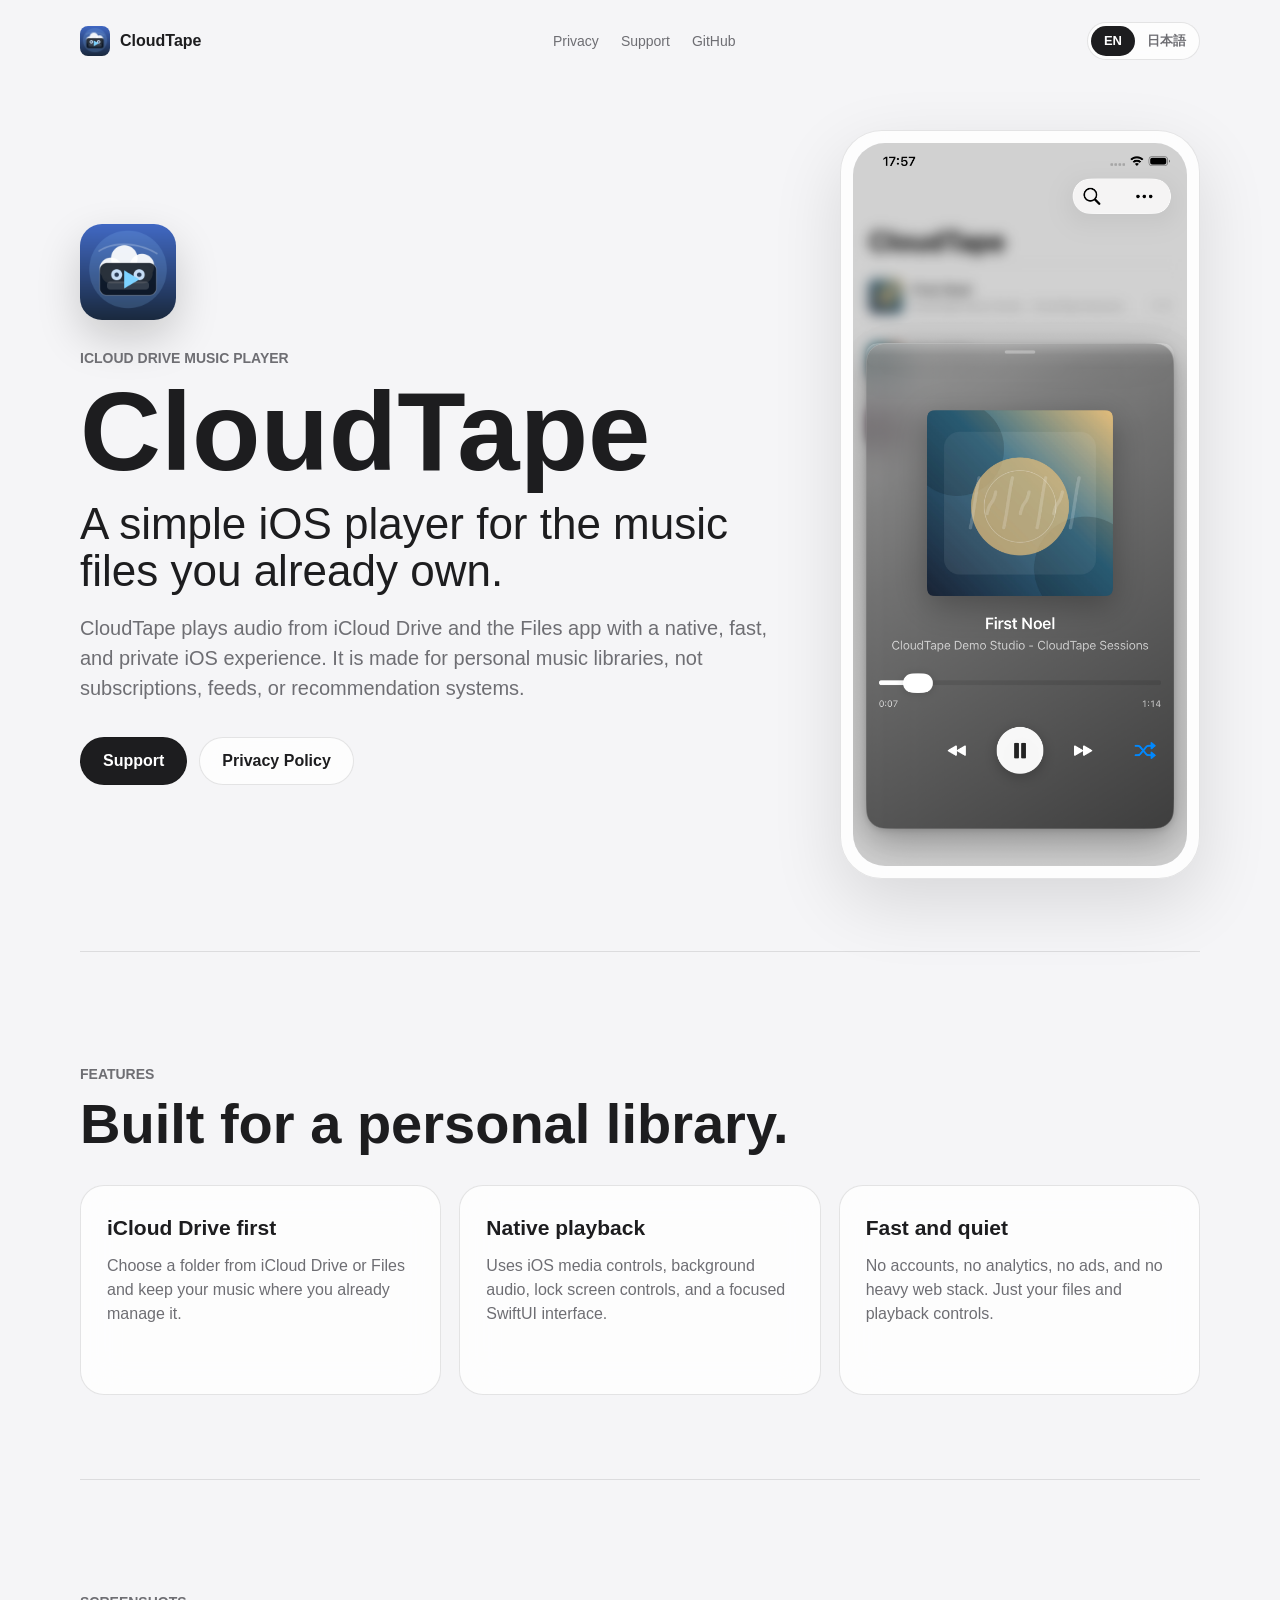
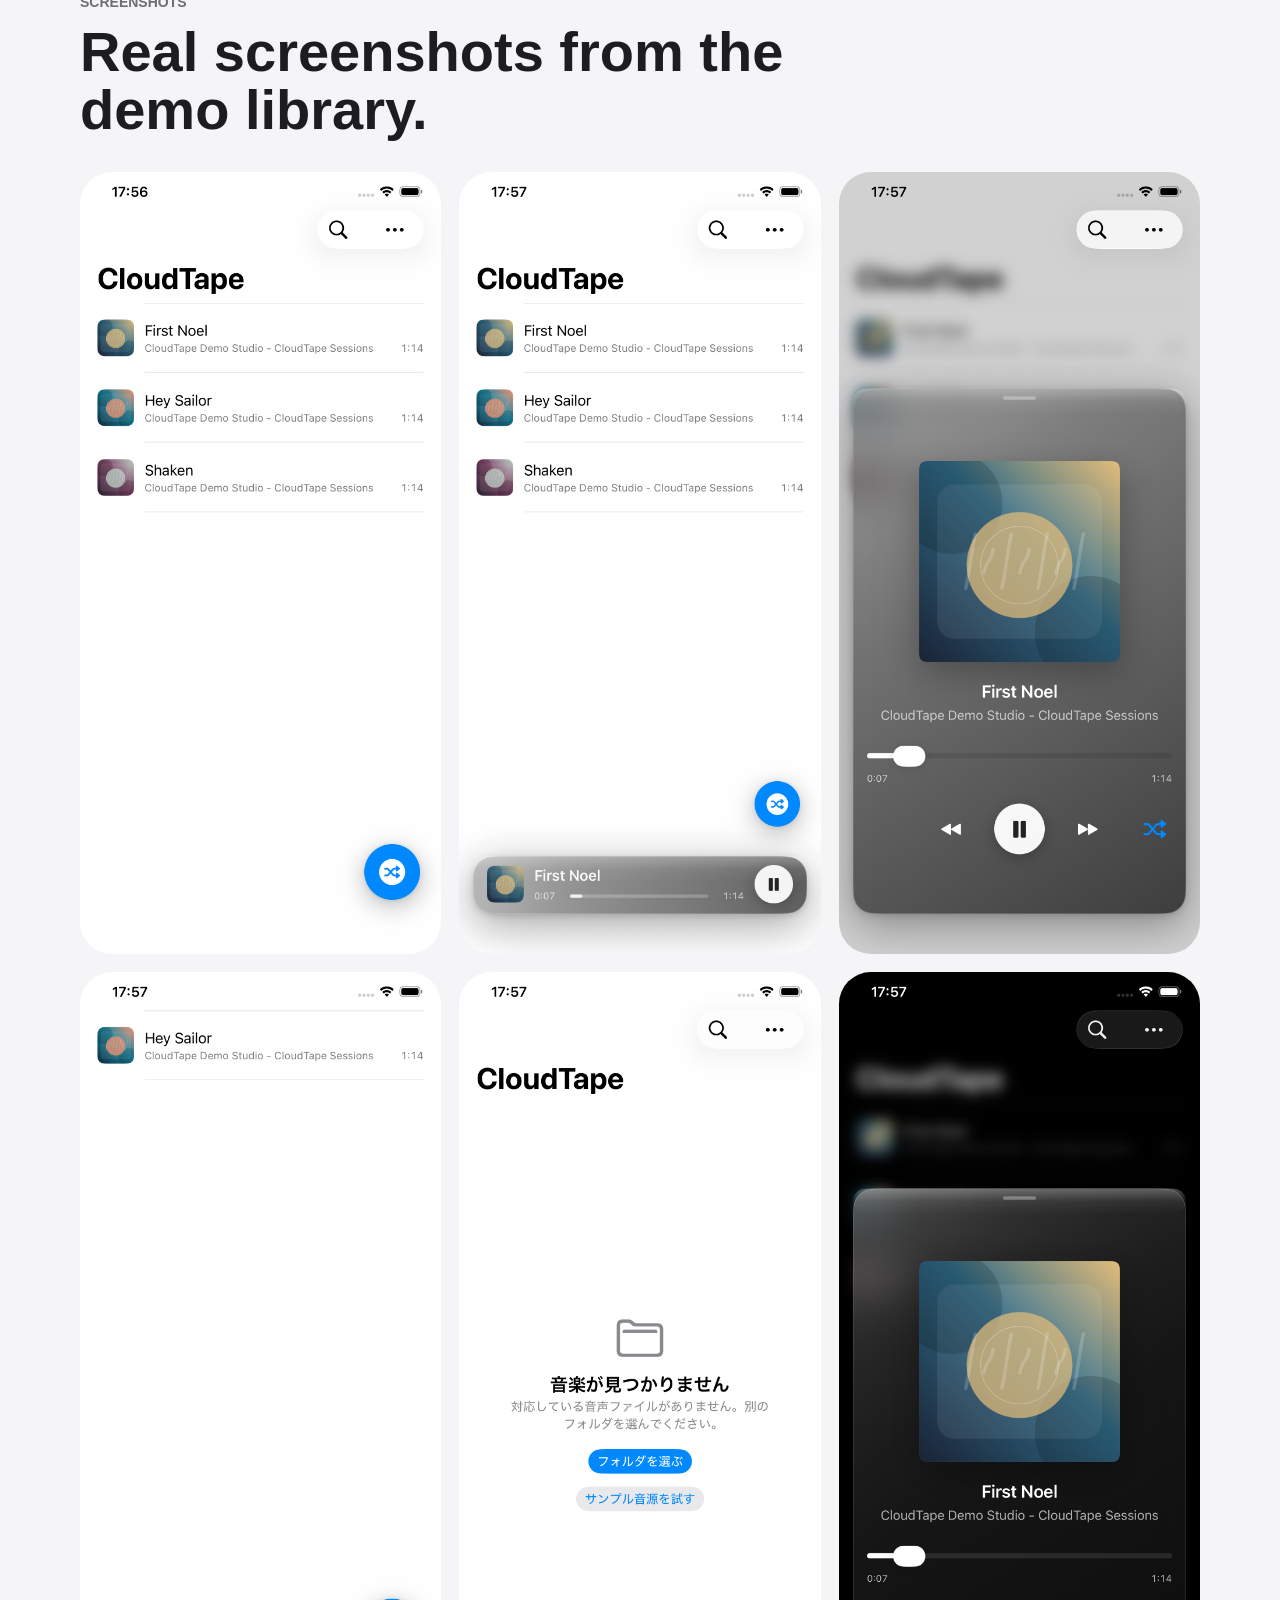
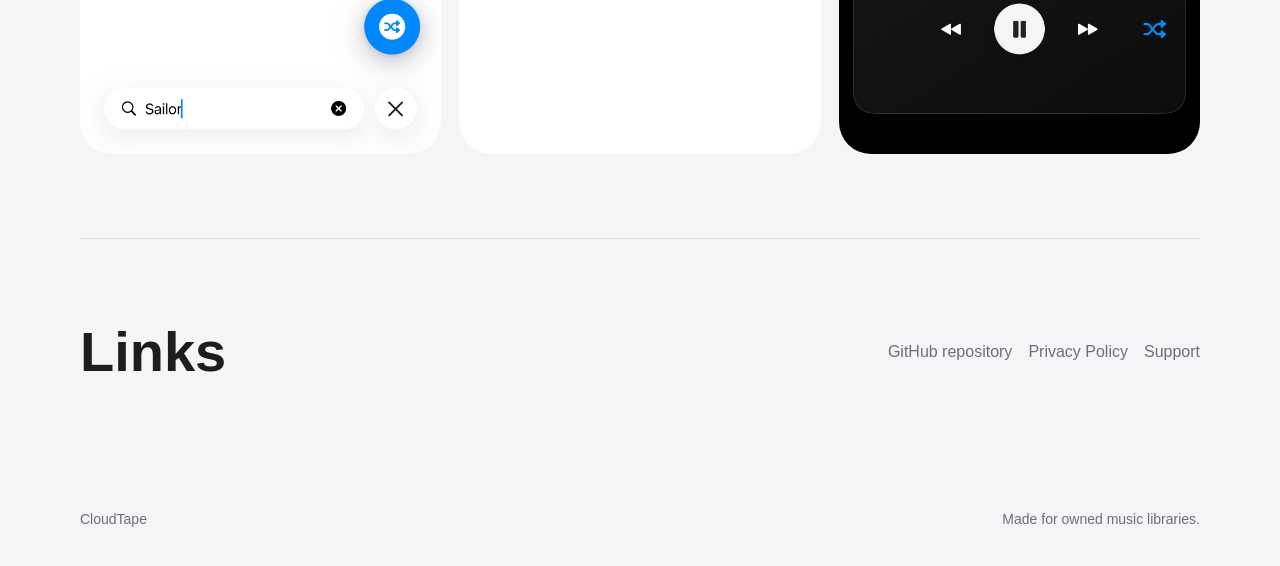
<file: docs/index.html>
<!doctype html>
<html lang="en">
<head>
  <meta charset="utf-8">
  <meta name="viewport" content="width=device-width, initial-scale=1">
  <meta name="color-scheme" content="light dark">
  <meta name="description" content="CloudTape is a lightweight iOS music player for owned audio files stored in iCloud Drive or the Files app.">
  <title>CloudTape - iCloud Drive Music Player</title>
  <link rel="icon" href="assets/app-icon.png">
  <link rel="apple-touch-icon" href="assets/app-icon.png">
  <link rel="stylesheet" href="styles.css?v=20260531-screenshots">
</head>
<body>
  <header class="site-header">
    <a class="brand" href="index.html" aria-label="CloudTape home">
      <img class="brand-icon" src="assets/app-icon.png" alt="">
      <span>CloudTape</span>
    </a>
    <nav class="nav-links" aria-label="Primary navigation">
      <a href="privacy-policy.html" data-i18n="nav.privacy">Privacy</a>
      <a href="support.html" data-i18n="nav.support">Support</a>
      <a href="https://github.com/JunNakarai/CloudTape">GitHub</a>
    </nav>
    <div class="language-switch" aria-label="Language">
      <button type="button" data-language-option="en">EN</button>
      <button type="button" data-language-option="ja">日本語</button>
    </div>
  </header>

  <main>
    <section class="hero">
      <div class="hero-copy">
        <img class="app-icon" src="assets/app-icon.png" alt="CloudTape app icon">
        <p class="eyebrow" data-i18n="home.eyebrow">iCloud Drive music player</p>
        <h1>CloudTape</h1>
        <p class="tagline" data-i18n="home.tagline">A simple iOS player for the music files you already own.</p>
        <p class="intro" data-i18n="home.intro">
          CloudTape plays audio from iCloud Drive and the Files app with a native,
          fast, and private iOS experience. It is made for personal music libraries,
          not subscriptions, feeds, or recommendation systems.
        </p>
        <div class="button-row" aria-label="Project links">
          <a class="button primary" href="support.html" data-i18n="nav.support">Support</a>
          <a class="button secondary" href="privacy-policy.html" data-i18n="nav.privacyPolicy">Privacy Policy</a>
        </div>
      </div>

      <div class="phone-preview" aria-label="CloudTape screenshot">
        <img src="screenshots/iphone-03-full-player.png" alt="CloudTape full player screen">
      </div>
    </section>

    <section class="section">
      <div class="section-heading">
        <p class="eyebrow" data-i18n="home.featuresEyebrow">Features</p>
        <h2 data-i18n="home.featuresTitle">Built for a personal library.</h2>
      </div>
      <div class="feature-grid">
        <article class="feature-card">
          <h3 data-i18n="home.feature1Title">iCloud Drive first</h3>
          <p data-i18n="home.feature1Body">Choose a folder from iCloud Drive or Files and keep your music where you already manage it.</p>
        </article>
        <article class="feature-card">
          <h3 data-i18n="home.feature2Title">Native playback</h3>
          <p data-i18n="home.feature2Body">Uses iOS media controls, background audio, lock screen controls, and a focused SwiftUI interface.</p>
        </article>
        <article class="feature-card">
          <h3 data-i18n="home.feature3Title">Fast and quiet</h3>
          <p data-i18n="home.feature3Body">No accounts, no analytics, no ads, and no heavy web stack. Just your files and playback controls.</p>
        </article>
      </div>
    </section>

    <section class="section screenshots">
      <div class="section-heading">
        <p class="eyebrow" data-i18n="home.screenshotsEyebrow">Screenshots</p>
        <h2 data-i18n="home.screenshotsTitle">Real screenshots from the demo library.</h2>
      </div>
      <div class="screenshot-grid">
        <img src="screenshots/iphone-01-library.png" alt="CloudTape library screen">
        <img src="screenshots/iphone-02-mini-player.png" alt="CloudTape mini player screen" loading="lazy">
        <img src="screenshots/iphone-03-full-player.png" alt="CloudTape full player screen" loading="lazy">
        <img src="screenshots/iphone-04-search.png" alt="CloudTape search screen" loading="lazy">
        <img src="screenshots/iphone-05-empty-state.png" alt="CloudTape empty library screen" loading="lazy">
        <img src="screenshots/iphone-06-dark-mode.png" alt="CloudTape dark mode player screen" loading="lazy">
      </div>
    </section>

    <section class="section links-panel">
      <h2 data-i18n="home.linksTitle">Links</h2>
      <div class="link-list">
        <a href="https://github.com/JunNakarai/CloudTape" data-i18n="home.githubLink">GitHub repository</a>
        <a href="privacy-policy.html" data-i18n="nav.privacyPolicy">Privacy Policy</a>
        <a href="support.html" data-i18n="nav.support">Support</a>
      </div>
    </section>
  </main>

  <footer class="site-footer">
    <span>CloudTape</span>
    <span data-i18n="footer.tagline">Made for owned music libraries.</span>
  </footer>
  <script src="i18n.js?v=20260531-screenshots"></script>
</body>
</html>
</file>
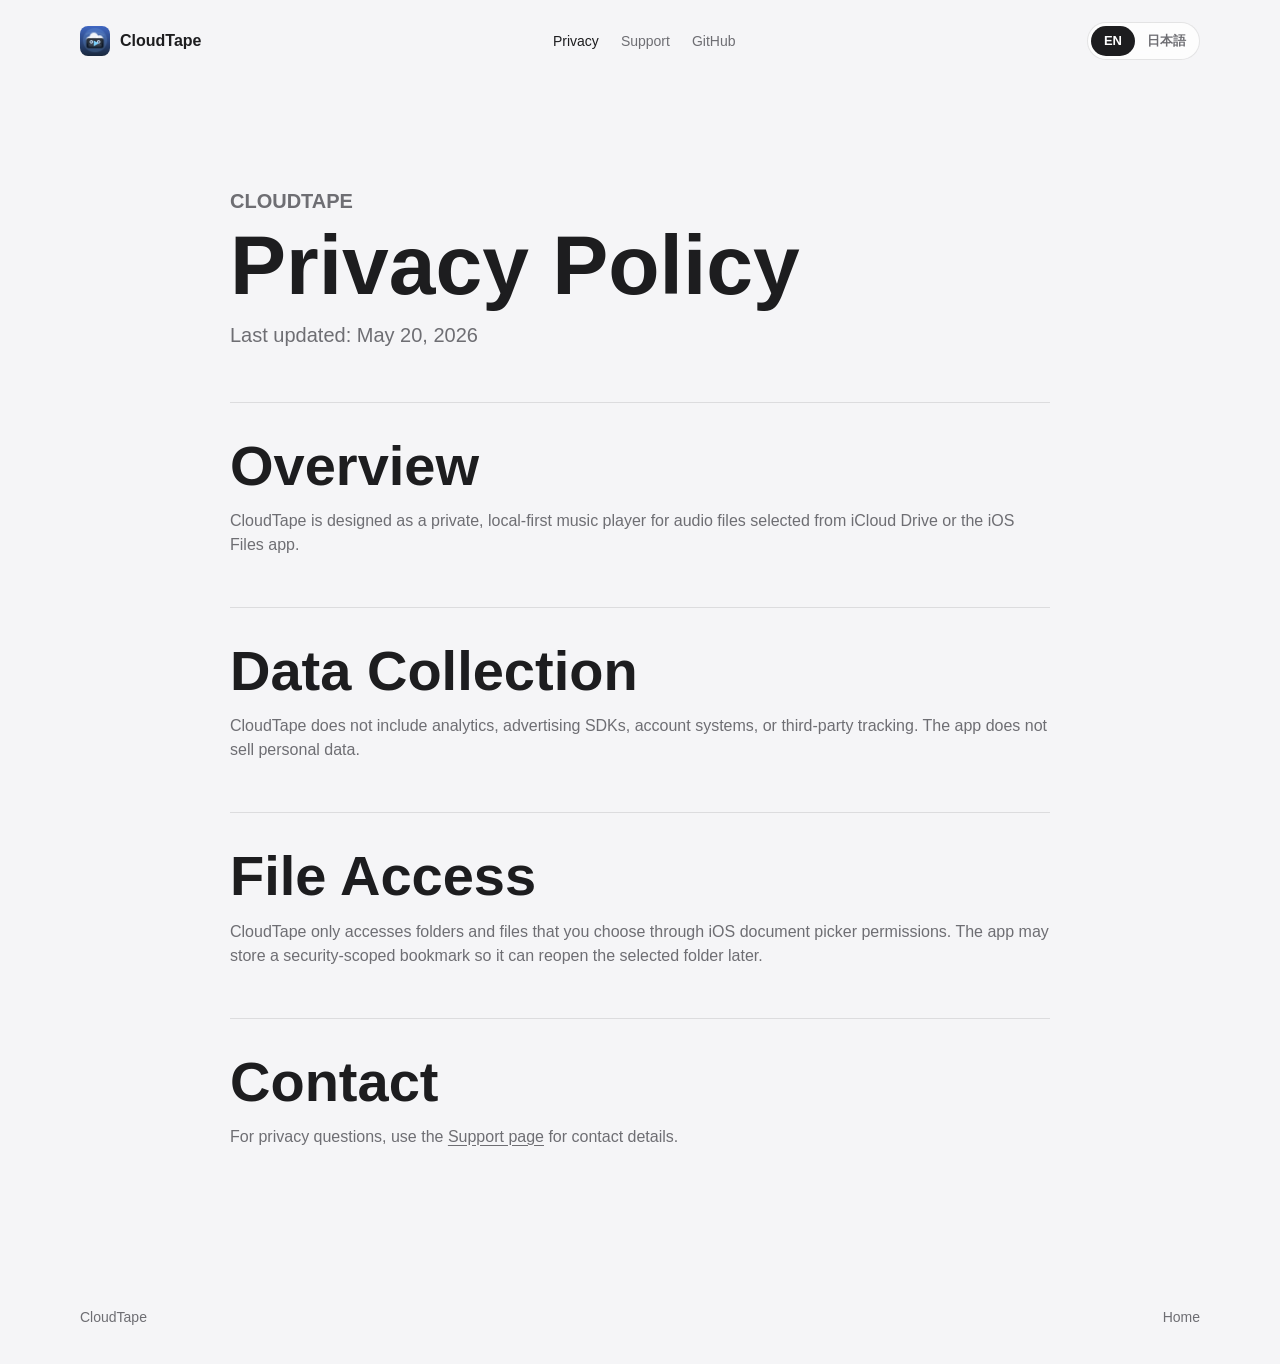
<file: docs/privacy-policy.html>
<!doctype html>
<html lang="en">
<head>
  <meta charset="utf-8">
  <meta name="viewport" content="width=device-width, initial-scale=1">
  <meta name="color-scheme" content="light dark">
  <meta name="description" content="CloudTape privacy policy.">
  <title>Privacy Policy - CloudTape</title>
  <link rel="icon" href="assets/app-icon.png">
  <link rel="apple-touch-icon" href="assets/app-icon.png">
  <link rel="stylesheet" href="styles.css?v=20260520-lang">
</head>
<body>
  <header class="site-header">
    <a class="brand" href="index.html" aria-label="CloudTape home">
      <img class="brand-icon" src="assets/app-icon.png" alt="">
      <span>CloudTape</span>
    </a>
    <nav class="nav-links" aria-label="Primary navigation">
      <a href="privacy-policy.html" aria-current="page" data-i18n="nav.privacy">Privacy</a>
      <a href="support.html" data-i18n="nav.support">Support</a>
      <a href="https://github.com/JunNakarai/CloudTape">GitHub</a>
    </nav>
    <div class="language-switch" aria-label="Language">
      <button type="button" data-language-option="en">EN</button>
      <button type="button" data-language-option="ja">日本語</button>
    </div>
  </header>

  <main class="page">
    <p class="eyebrow">CloudTape</p>
    <h1 data-i18n="privacy.title">Privacy Policy</h1>
    <p class="updated" data-i18n="privacy.updated">Last updated: May 20, 2026</p>

    <section>
      <h2 data-i18n="privacy.overviewTitle">Overview</h2>
      <p data-i18n="privacy.overviewBody">
        CloudTape is designed as a private, local-first music player for audio
        files selected from iCloud Drive or the iOS Files app.
      </p>
    </section>

    <section>
      <h2 data-i18n="privacy.dataTitle">Data Collection</h2>
      <p data-i18n="privacy.dataBody">
        CloudTape does not include analytics, advertising SDKs, account systems,
        or third-party tracking. The app does not sell personal data.
      </p>
    </section>

    <section>
      <h2 data-i18n="privacy.fileTitle">File Access</h2>
      <p data-i18n="privacy.fileBody">
        CloudTape only accesses folders and files that you choose through iOS
        document picker permissions. The app may store a security-scoped bookmark
        so it can reopen the selected folder later.
      </p>
    </section>

    <section>
      <h2 data-i18n="privacy.contactTitle">Contact</h2>
      <p>
        <span data-i18n="privacy.contactBody">For privacy questions, use the</span>
        <a href="support.html" data-i18n="privacy.supportPage">Support page</a>
        <span data-i18n="privacy.contactSuffix">for contact details.</span>
      </p>
    </section>
  </main>

  <footer class="site-footer">
    <span>CloudTape</span>
    <a href="index.html" data-i18n="nav.home">Home</a>
  </footer>
  <script src="i18n.js?v=20260520-lang"></script>
</body>
</html>
</file>
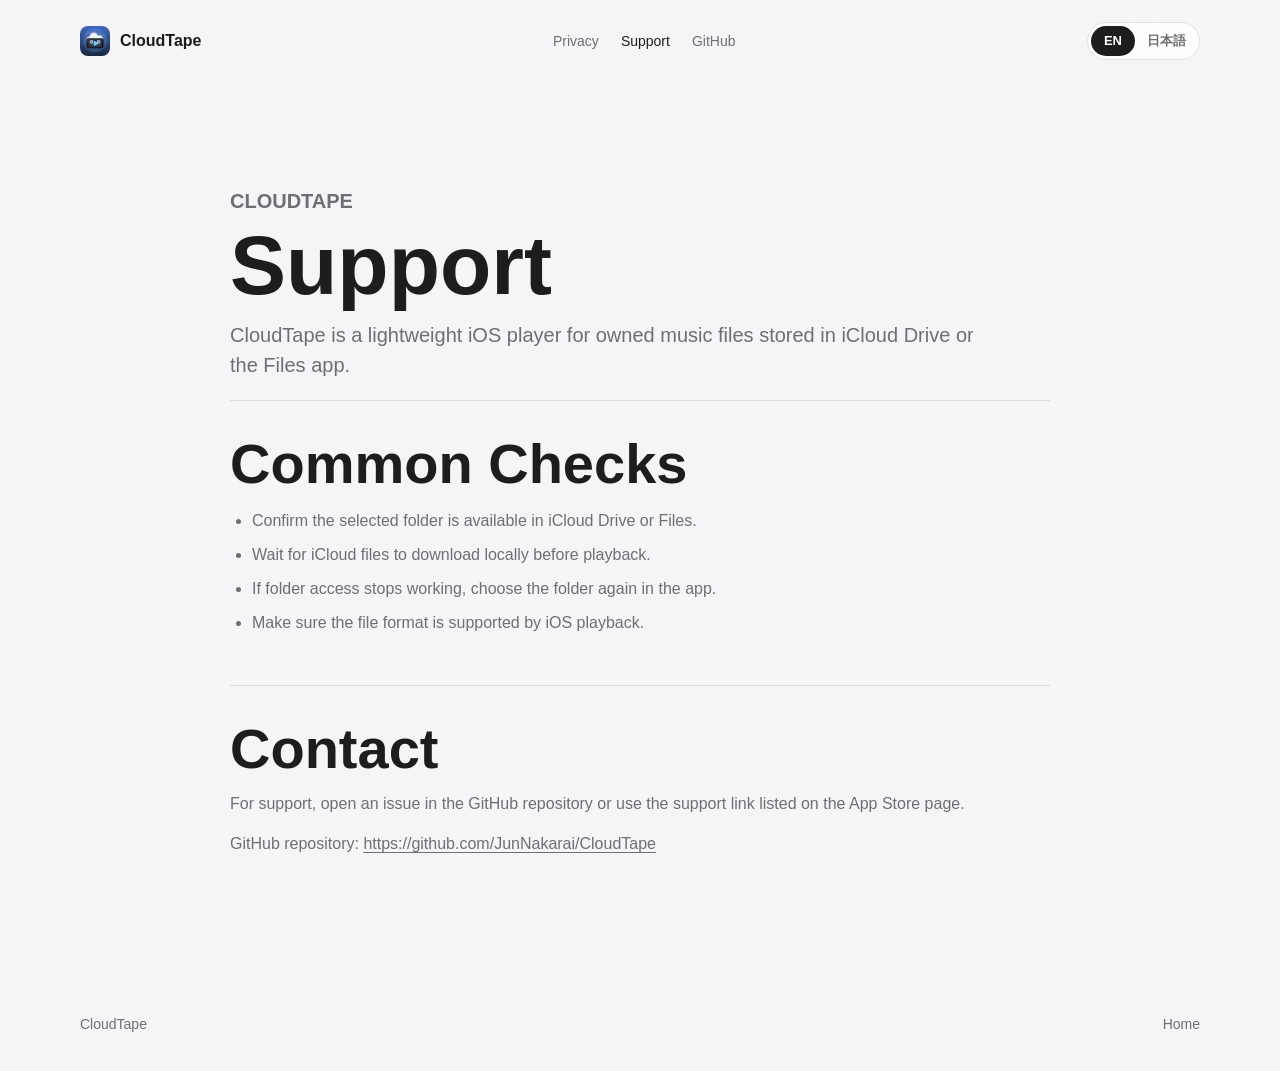
<file: docs/support.html>
<!doctype html>
<html lang="en">
<head>
  <meta charset="utf-8">
  <meta name="viewport" content="width=device-width, initial-scale=1">
  <meta name="color-scheme" content="light dark">
  <meta name="description" content="CloudTape support page.">
  <title>Support - CloudTape</title>
  <link rel="icon" href="assets/app-icon.png">
  <link rel="apple-touch-icon" href="assets/app-icon.png">
  <link rel="stylesheet" href="styles.css?v=20260520-lang">
</head>
<body>
  <header class="site-header">
    <a class="brand" href="index.html" aria-label="CloudTape home">
      <img class="brand-icon" src="assets/app-icon.png" alt="">
      <span>CloudTape</span>
    </a>
    <nav class="nav-links" aria-label="Primary navigation">
      <a href="privacy-policy.html" data-i18n="nav.privacy">Privacy</a>
      <a href="support.html" aria-current="page" data-i18n="nav.support">Support</a>
      <a href="https://github.com/JunNakarai/CloudTape">GitHub</a>
    </nav>
    <div class="language-switch" aria-label="Language">
      <button type="button" data-language-option="en">EN</button>
      <button type="button" data-language-option="ja">日本語</button>
    </div>
  </header>

  <main class="page">
    <p class="eyebrow">CloudTape</p>
    <h1 data-i18n="support.title">Support</h1>
    <p class="intro" data-i18n="support.intro">
      CloudTape is a lightweight iOS player for owned music files stored in
      iCloud Drive or the Files app.
    </p>

    <section>
      <h2 data-i18n="support.checksTitle">Common Checks</h2>
      <ul class="plain-list">
        <li data-i18n="support.check1">Confirm the selected folder is available in iCloud Drive or Files.</li>
        <li data-i18n="support.check2">Wait for iCloud files to download locally before playback.</li>
        <li data-i18n="support.check3">If folder access stops working, choose the folder again in the app.</li>
        <li data-i18n="support.check4">Make sure the file format is supported by iOS playback.</li>
      </ul>
    </section>

    <section>
      <h2 data-i18n="support.contactTitle">Contact</h2>
      <p data-i18n="support.contactBody">
        For support, open an issue in the GitHub repository or use the
        support link listed on the App Store page.
      </p>
      <p>
        GitHub repository:
        <a href="https://github.com/JunNakarai/CloudTape">https://github.com/JunNakarai/CloudTape</a>
      </p>
    </section>
  </main>

  <footer class="site-footer">
    <span>CloudTape</span>
    <a href="index.html" data-i18n="nav.home">Home</a>
  </footer>
  <script src="i18n.js?v=20260520-lang"></script>
</body>
</html>
</file>
<file: docs/styles.css>
:root {
  --bg: #f5f5f7;
  --panel: rgba(255, 255, 255, 0.78);
  --panel-solid: #ffffff;
  --text: #1d1d1f;
  --muted: #6e6e73;
  --line: rgba(0, 0, 0, 0.1);
  --button: #1d1d1f;
  --button-text: #ffffff;
  --shadow: 0 24px 70px rgba(0, 0, 0, 0.12);
}

@media (prefers-color-scheme: dark) {
  :root {
    --bg: #050505;
    --panel: rgba(28, 28, 30, 0.72);
    --panel-solid: #1c1c1e;
    --text: #f5f5f7;
    --muted: #a1a1a6;
    --line: rgba(255, 255, 255, 0.16);
    --button: #f5f5f7;
    --button-text: #050505;
    --shadow: 0 24px 70px rgba(0, 0, 0, 0.55);
  }
}

* {
  box-sizing: border-box;
}

html {
  font-family: -apple-system, BlinkMacSystemFont, "SF Pro Display", "Segoe UI", sans-serif;
  background: var(--bg);
  color: var(--text);
}

body {
  margin: 0;
  min-height: 100vh;
  line-height: 1.5;
  overflow-x: hidden;
}

a {
  color: inherit;
  text-decoration: none;
}

a:hover {
  color: var(--muted);
}

img {
  display: block;
  max-width: 100%;
}

.site-header,
.site-footer {
  width: min(1120px, calc(100% - 32px));
  margin: 0 auto;
  display: flex;
  align-items: center;
  justify-content: space-between;
  gap: 20px;
}

.site-header {
  padding: 22px 0;
}

.site-footer {
  padding: 44px 0 36px;
  color: var(--muted);
  font-size: 14px;
}

.brand,
.nav-links,
.link-list,
.language-switch {
  display: flex;
  align-items: center;
}

.brand {
  gap: 10px;
  font-weight: 650;
}

.brand-icon {
  width: 30px;
  height: 30px;
  border-radius: 8px;
}

.nav-links {
  gap: 22px;
  color: var(--muted);
  font-size: 14px;
}

.nav-links [aria-current="page"] {
  color: var(--text);
}

.language-switch {
  gap: 2px;
  border: 1px solid var(--line);
  border-radius: 999px;
  padding: 3px;
  background: var(--panel);
  backdrop-filter: blur(20px);
}

.language-switch button {
  min-width: 44px;
  min-height: 30px;
  border: 0;
  border-radius: 999px;
  padding: 0 10px;
  background: transparent;
  color: var(--muted);
  font: inherit;
  font-size: 13px;
  font-weight: 650;
  cursor: pointer;
}

.language-switch button[aria-pressed="true"] {
  background: var(--button);
  color: var(--button-text);
}

main {
  width: min(1120px, calc(100% - 32px));
  margin: 0 auto;
}

.hero {
  min-height: 78vh;
  display: grid;
  grid-template-columns: minmax(0, 1fr) 360px;
  align-items: center;
  gap: 72px;
  padding: 48px 0 72px;
}

.hero-copy {
  min-width: 0;
}

.app-icon {
  width: 96px;
  height: 96px;
  border-radius: 22px;
  box-shadow: 0 18px 44px rgba(0, 0, 0, 0.18);
}

.eyebrow {
  margin: 28px 0 10px;
  color: var(--muted);
  font-size: 14px;
  font-weight: 650;
  letter-spacing: 0;
  text-transform: uppercase;
}

h1,
h2,
h3,
p {
  margin-top: 0;
}

h1 {
  margin-bottom: 14px;
  font-size: clamp(56px, 10vw, 112px);
  line-height: 0.95;
  letter-spacing: 0;
}

h2 {
  margin-bottom: 14px;
  font-size: clamp(32px, 5vw, 56px);
  line-height: 1.04;
  letter-spacing: 0;
}

h3 {
  margin-bottom: 10px;
  font-size: 21px;
  letter-spacing: 0;
}

.tagline {
  max-width: 760px;
  margin-bottom: 18px;
  font-size: clamp(26px, 4vw, 44px);
  line-height: 1.08;
  letter-spacing: 0;
}

.intro,
.page > p {
  max-width: 760px;
  color: var(--muted);
  font-size: 20px;
}

.button-row {
  display: flex;
  flex-wrap: wrap;
  gap: 12px;
  margin-top: 34px;
}

.button {
  min-height: 48px;
  border: 1px solid var(--line);
  border-radius: 999px;
  display: inline-flex;
  align-items: center;
  justify-content: center;
  padding: 0 22px;
  font-size: 16px;
  font-weight: 650;
}

.button.primary {
  background: var(--button);
  color: var(--button-text);
}

.button.secondary {
  background: var(--panel);
  backdrop-filter: blur(20px);
}

.phone-preview {
  width: min(100%, 360px);
  min-width: 0;
  border: 1px solid var(--line);
  border-radius: 42px;
  padding: 12px;
  background: var(--panel);
  box-shadow: var(--shadow);
  backdrop-filter: blur(24px);
}

.phone-preview img,
.screenshot-grid img {
  width: 100%;
  border-radius: 32px;
  background: var(--panel-solid);
}

.section {
  padding: 84px 0;
  border-top: 1px solid var(--line);
}

.section-heading {
  max-width: 780px;
  margin-bottom: 32px;
}

.feature-grid,
.screenshot-grid {
  display: grid;
  grid-template-columns: repeat(3, minmax(0, 1fr));
  gap: 18px;
}

.feature-card {
  min-height: 210px;
  border: 1px solid var(--line);
  border-radius: 24px;
  padding: 26px;
  background: var(--panel);
  backdrop-filter: blur(20px);
}

.feature-card p,
.page p,
.plain-list {
  color: var(--muted);
}

.links-panel {
  display: flex;
  align-items: center;
  justify-content: space-between;
  gap: 24px;
}

.links-panel h2 {
  margin: 0;
}

.link-list {
  flex-wrap: wrap;
  gap: 16px;
  color: var(--muted);
}

.page {
  max-width: 820px;
  padding: 76px 0 64px;
}

.page h1 {
  font-size: clamp(48px, 8vw, 84px);
}

.page section {
  padding: 34px 0;
  border-top: 1px solid var(--line);
}

.page a {
  text-decoration: underline;
  text-underline-offset: 3px;
}

.updated {
  margin-bottom: 52px;
  color: var(--muted);
}

.plain-list {
  padding-left: 22px;
}

.plain-list li + li {
  margin-top: 10px;
}

@media (max-width: 820px) {
  .site-header {
    align-items: flex-start;
    flex-direction: column;
  }

  .hero {
    min-height: auto;
    grid-template-columns: 1fr;
    gap: 42px;
    padding-top: 28px;
  }

  .phone-preview {
    margin: 0 auto;
  }

  .feature-grid,
  .screenshot-grid {
    grid-template-columns: 1fr;
  }

  .links-panel {
    align-items: flex-start;
    flex-direction: column;
  }
}

@media (max-width: 520px) {
  .site-header,
  .site-footer,
  main {
    width: min(100% - 24px, 1120px);
  }

  .nav-links {
    width: 100%;
    justify-content: flex-start;
    flex-wrap: wrap;
    gap: 12px;
  }

  .language-switch {
    width: 100%;
    justify-content: space-between;
  }

  .language-switch button {
    flex: 1;
  }

  .app-icon {
    width: 82px;
    height: 82px;
    border-radius: 19px;
  }

  .button-row,
  .button {
    width: 100%;
  }

  .section {
    padding: 64px 0;
  }

  .site-footer {
    align-items: flex-start;
    flex-direction: column;
  }
}
</file>
